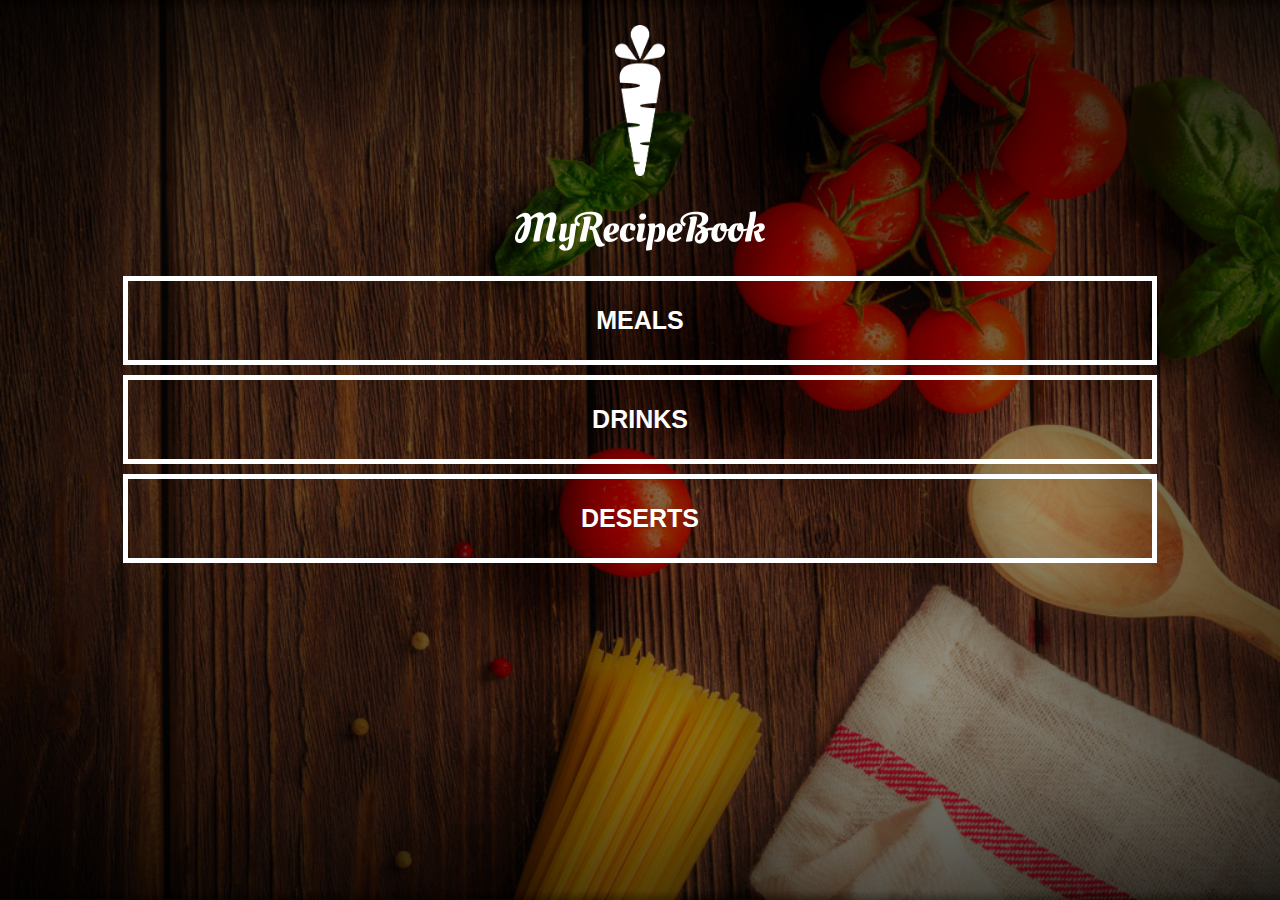
<file: index.html>
<!DOCTYPE html>
<html>
    <head>
        <title>My Recipe Book</title>
        <link rel="stylesheet" href="style.css">
    </head>
    
    <body class="body-home">
        <div id="home">
            <img src="images/logo-img.png" id="Home-logo-img">
            <img src="images/logo-text.png" id="Home-logo-text">
            <div class="home-menu">
                <a href="meals.html" class="home-menu-item">
                <p>Meals</p>
                </a>
                <a href="drinks.html" class="home-menu-item">
                <p>Drinks</p>
                </a>
                <a href="deserts.html" class="home-menu-item">
                <p>Deserts</p>
                </a>
            </div>
        </div>
    </body>
</html>
</file>
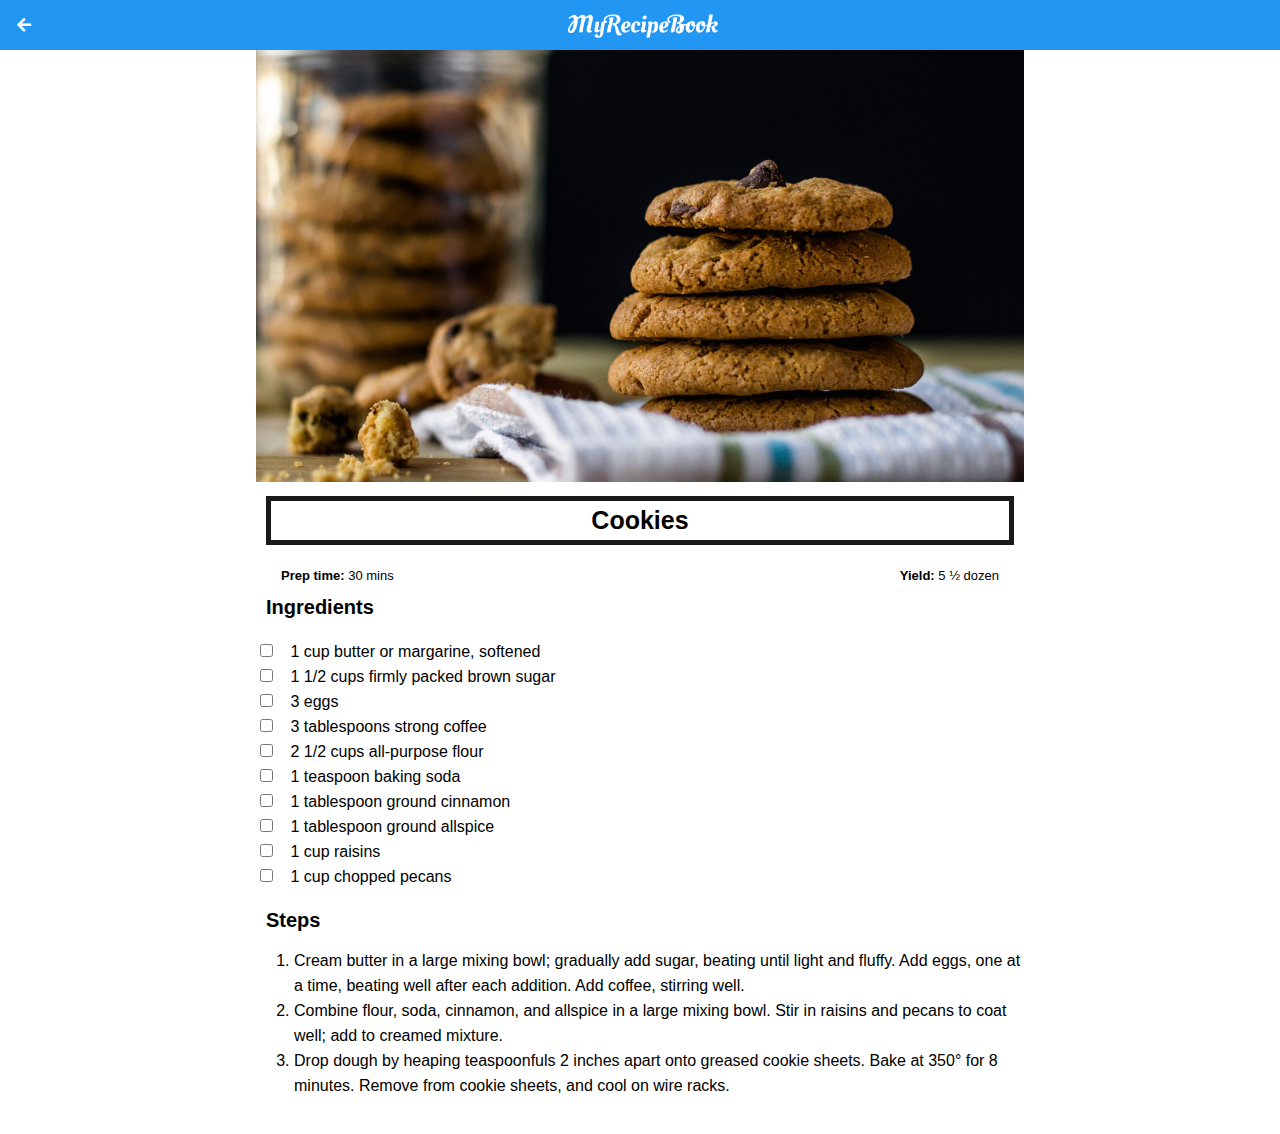
<file: cookies.html>
<!DOCTYPE html>
<html>
    <head>
        <title>My Recipe Book | Deserts | Cookies</title>
        <link rel="stylesheet" href="style.css">
        <link rel="stylesheet" href="fontAwesome/css/all.css">
    </head>
    
    <body class="body-recipes">
        
        <div class="header">
        <a href="index.html">
            <i class="fas fa-arrow-left"></i>
            </a>
            <img src="images/logo-text.png">
        </div>
        <div id="recipe">
            <div class="recipe-details">
            <img src="images/cookies.png">
                <h1>Cookies</h1>
                <div class="recipe-details-info">
                    <p><b>Prep time:</b> 30 mins</p>
                    <p style="float: right;"><b>Yield:</b> 5 ½ dozen</p>  
                </div>
                
                <div class="recipe-details-ingredients">
                    <h2>Ingredients</h2>
                    
                    <input id="check-01" type="checkbox">
                    <label for="check-01">1 cup butter or margarine, softened</label>
                    <br/>
                    <input id="check-02" type="checkbox">
                    <label for="check-02">1 1/2 cups firmly packed brown sugar</label>
                    <br>
                    <input id="check-03" type="checkbox">
                    <label for="check-03">3 eggs</label>
                    <br>
                    <input id="check-04" type="checkbox">
                    <label for="check-04">3 tablespoons strong coffee</label>
                    <br/>
                    <input id="check-05" type="checkbox">
                    <label for="check-05">2 1/2 cups all-purpose flour</label>
                    <br/>
                    <input id="check-06" type="checkbox">
                    <label for="check-06">1 teaspoon baking soda</label>
                    <br/>
                    <input id="check-07" type="checkbox">
                    <label for="check-07">1 tablespoon ground cinnamon</label>
                    <br/>
                    <input id="check-08" type="checkbox">
                    <label for="check-08">1 tablespoon ground allspice</label>
                    <br/>
                    <input id="check-09" type="checkbox">
                    <label for="check-09">1 cup raisins</label>
                    <br/>
                    <input id="check-10" type="checkbox">
                    <label for="check-10">1 cup chopped pecans</label>
                </div>
                
                <div class="recipe-details-steps">
                <h2>Steps</h2>
                    
                <ol>
                    <li>Cream butter in a large mixing bowl; gradually add sugar, beating until light and fluffy. Add eggs, one at a time, beating well after each addition. Add coffee, stirring well.</li>
                    <li>Combine flour, soda, cinnamon, and allspice in a large mixing bowl. Stir in raisins and pecans to coat well; add to creamed mixture.</li>
                    <li>Drop dough by heaping teaspoonfuls 2 inches apart onto greased cookie sheets. Bake at 350° for 8 minutes. Remove from cookie sheets, and cool on wire racks.</li>
                    </ol>
                </div>
                     
            </div>
        </div>
    </body>
</html>
</file>
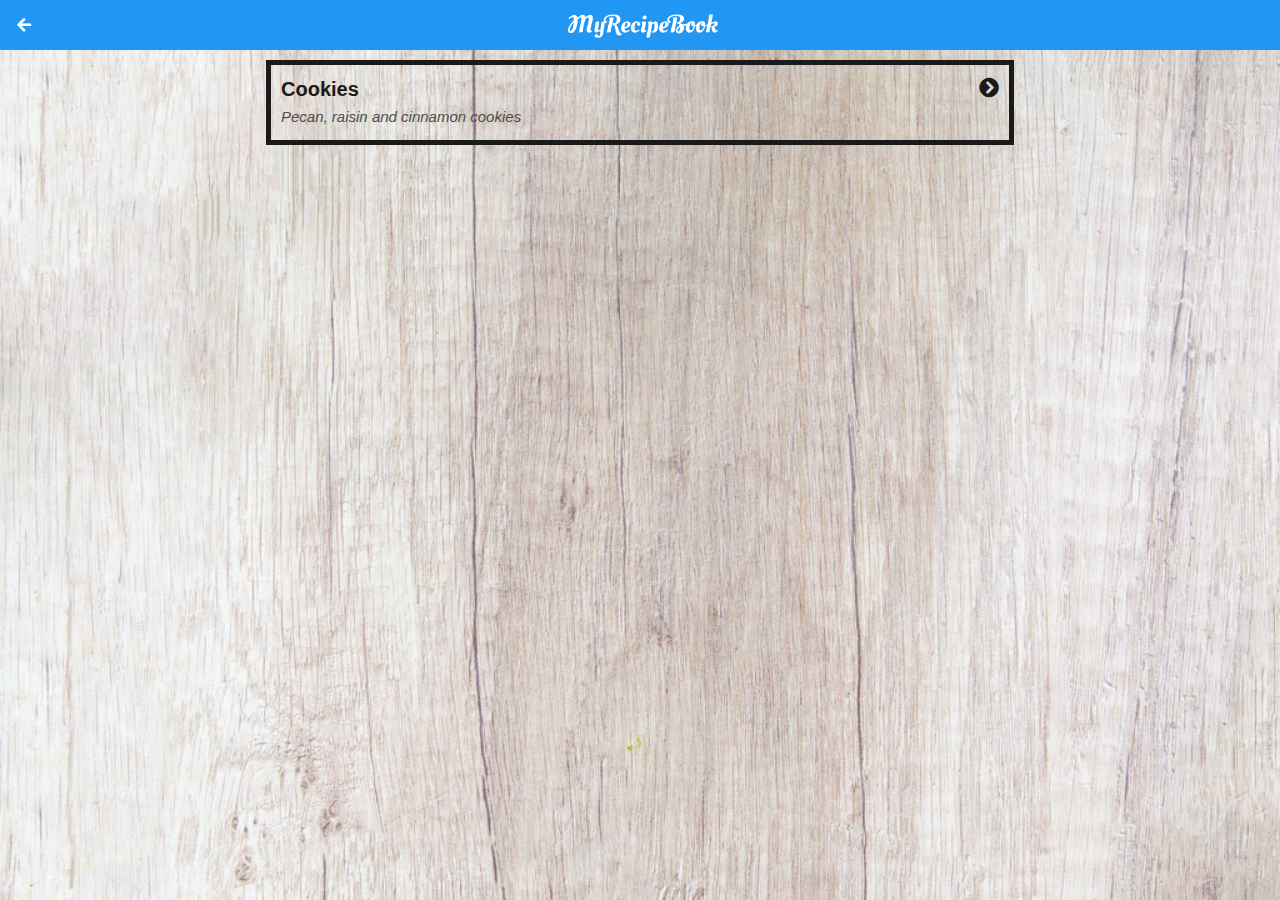
<file: deserts.html>
<!DOCTYPE html>
<html>
    <head>
        <title>My Recipe Book | Deserts</title>
        <link rel="stylesheet" href="style.css">
        <link rel="stylesheet" href="fontAwesome/css/all.css">
    </head>
    
    <body class="body-meals">
        
        <div class="header">
        <a href="index.html">
            <i class="fas fa-arrow-left"></i>
            </a>
            <img src="images/logo-text.png">
        </div>
        <div id="meals">
            <div class="meals-list">
            <a href="cookies.html">
                <div class="meals-list-item">
                <h1>Cookies <i class="fas fa-chevron-circle-right"></i></h1>
                    <p>Pecan, raisin and cinnamon cookies</p>
                </div>
                </a>
            </div>  
        </div>
    </body>
</html>
</file>
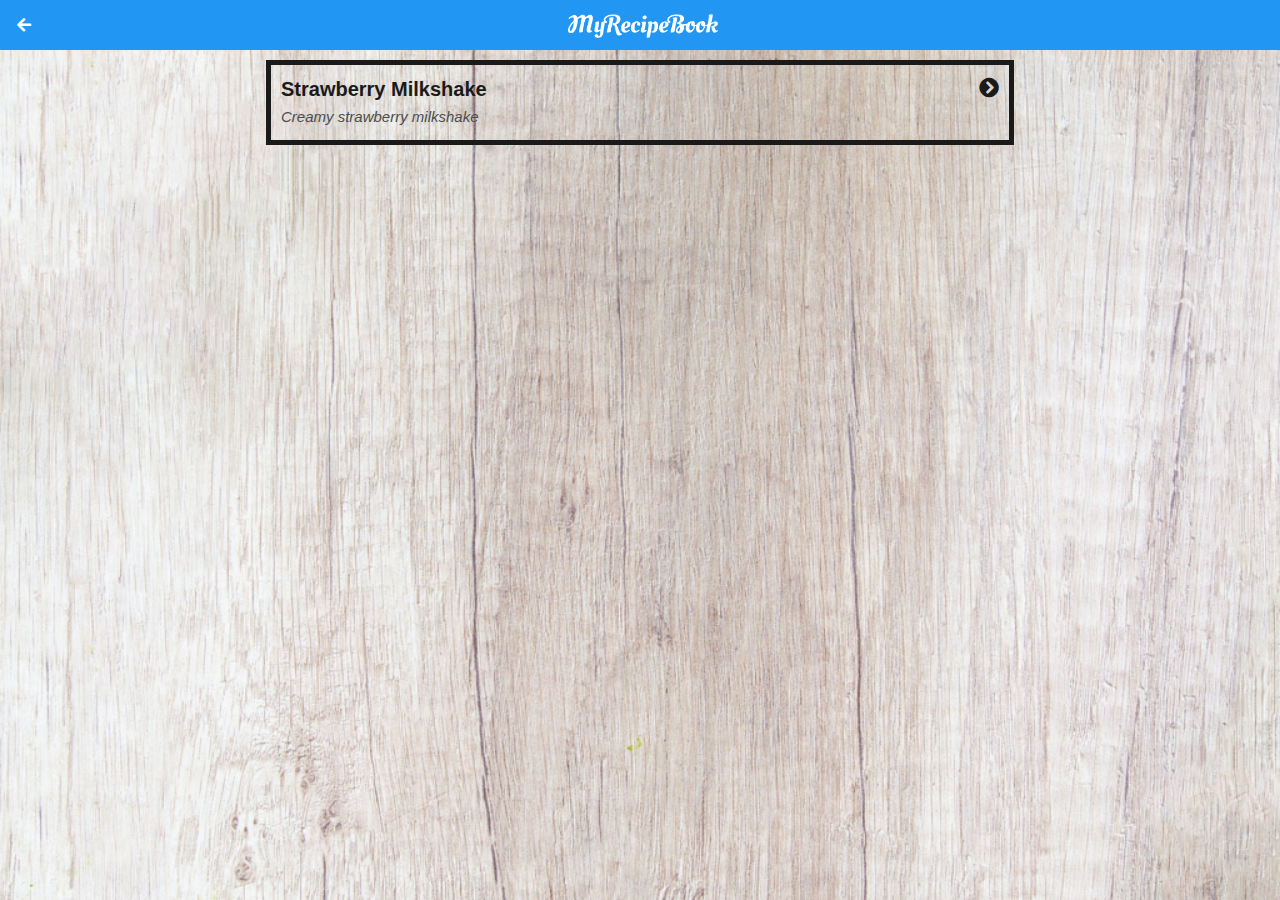
<file: drinks.html>
<!DOCTYPE html>
<html>
    <head>
        <title>My Recipe Book | Drinks</title>
        <link rel="stylesheet" href="style.css">
        <link rel="stylesheet" href="fontAwesome/css/all.css">
    </head>
    
    <body class="body-meals">
        
        <div class="header">
        <a href="index.html">
            <i class="fas fa-arrow-left"></i>
            </a>
            <img src="images/logo-text.png">
        </div>
        <div id="meals">
            <div class="meals-list">
            <a href="strawberry-milkshake.html">
                <div class="meals-list-item">
                <h1>Strawberry Milkshake <i class="fas fa-chevron-circle-right"></i></h1>
                    <p>Creamy strawberry milkshake</p>
                </div>
                </a>
            </div>  
        </div>
    </body>
</html>
</file>
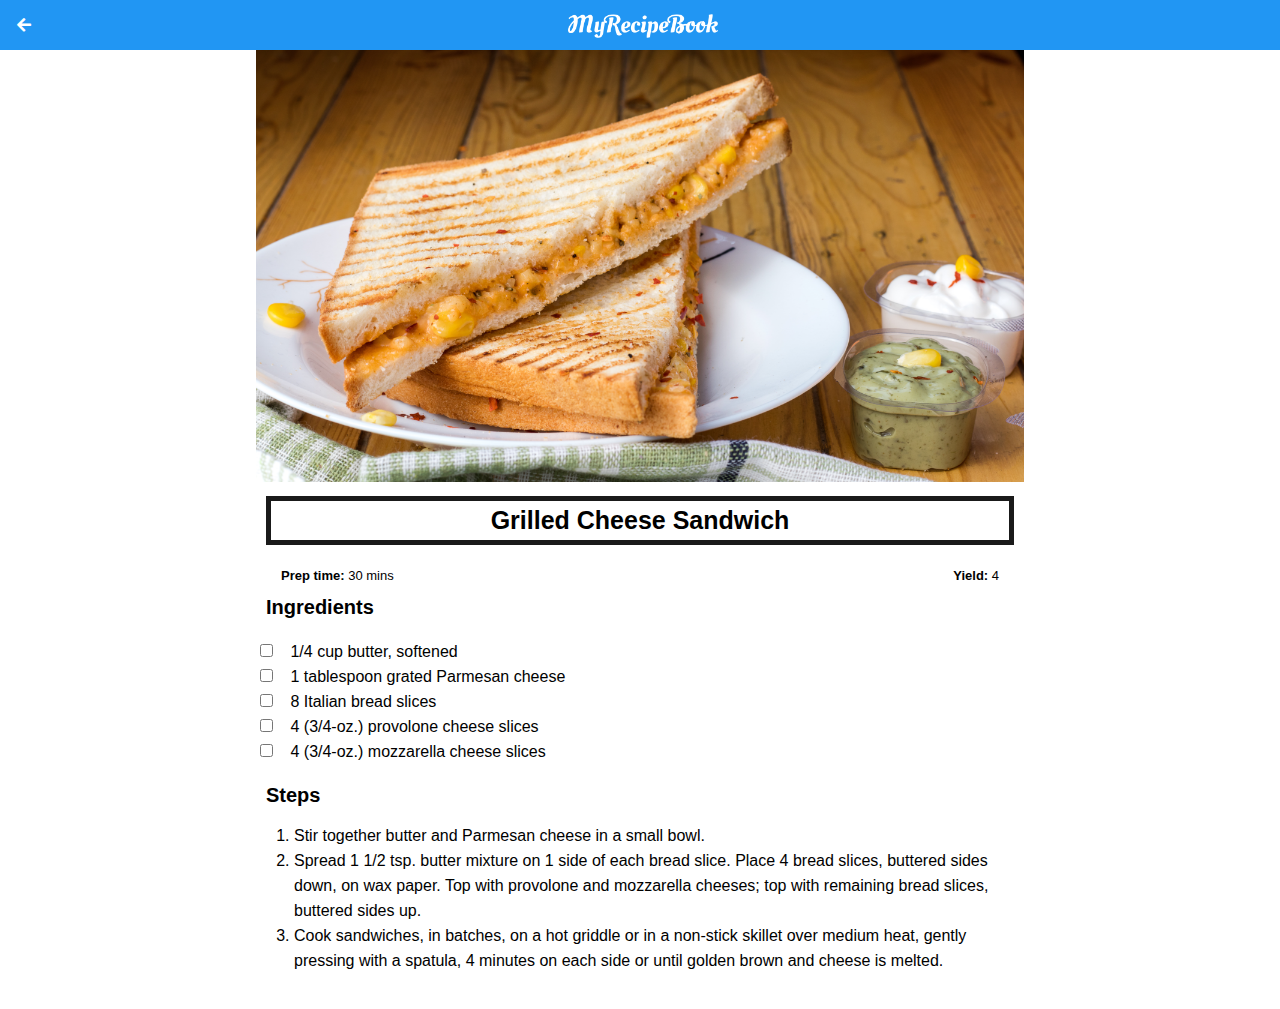
<file: grilled-cheese.html>
<!DOCTYPE html>
<html>
    <head>
        <title>My Recipe Book | Meals | Grilled Cheese</title>
        <link rel="stylesheet" href="style.css">
        <link rel="stylesheet" href="fontAwesome/css/all.css">
    </head>
    
    <body class="body-recipes">
        
        <div class="header">
        <a href="index.html">
            <i class="fas fa-arrow-left"></i>
            </a>
            <img src="images/logo-text.png">
        </div>
        <div id="recipe">
            <div class="recipe-details">
            <img src="images/grilledCheese.png">
                <h1>Grilled Cheese Sandwich</h1>
                <div class="recipe-details-info">
                    <p><b>Prep time:</b> 30 mins</p>
                    <p style="float: right"><b>Yield:</b> 4</p>  
                </div>
                
                <div class="recipe-details-ingredients">
                    <h2>Ingredients</h2>
                    
                    <input id="check-01" type="checkbox">
                    <label for="check-01">1/4 cup butter, softened</label>
                    <br/>
                    <input id="check-02" type="checkbox">
                    <label for="check-02">1 tablespoon grated Parmesan cheese</label>
                    <br>
                    <input id="check-03" type="checkbox">
                    <label for="check-03">8 Italian bread slices</label>
                    <br>
                    <input id="check-04" type="checkbox">
                    <label for="check-04">4 (3/4-oz.) provolone cheese slices</label>
                    <br/>
                    <input id="check-05" type="checkbox">
                    <label for="check-05">4 (3/4-oz.) mozzarella cheese slices</label>
                </div>
                
                <div class="recipe-details-steps">
                <h2>Steps</h2>
                    
                <ol>
                    <li>Stir together butter and Parmesan cheese in a small bowl.</li>
                    <li>Spread 1 1/2 tsp. butter mixture on 1 side of each bread slice. Place 4 bread slices, buttered sides down, on wax paper. Top with provolone and mozzarella cheeses; top with remaining bread slices, buttered sides up.</li>
                    <li>Cook sandwiches, in batches, on a hot griddle or in a non-stick skillet over medium heat, gently pressing with a spatula, 4 minutes on each side or until golden brown and cheese is melted.</li>
                    </ol>
                </div>
                     
            </div>
        </div>
    </body>
</html>
</file>
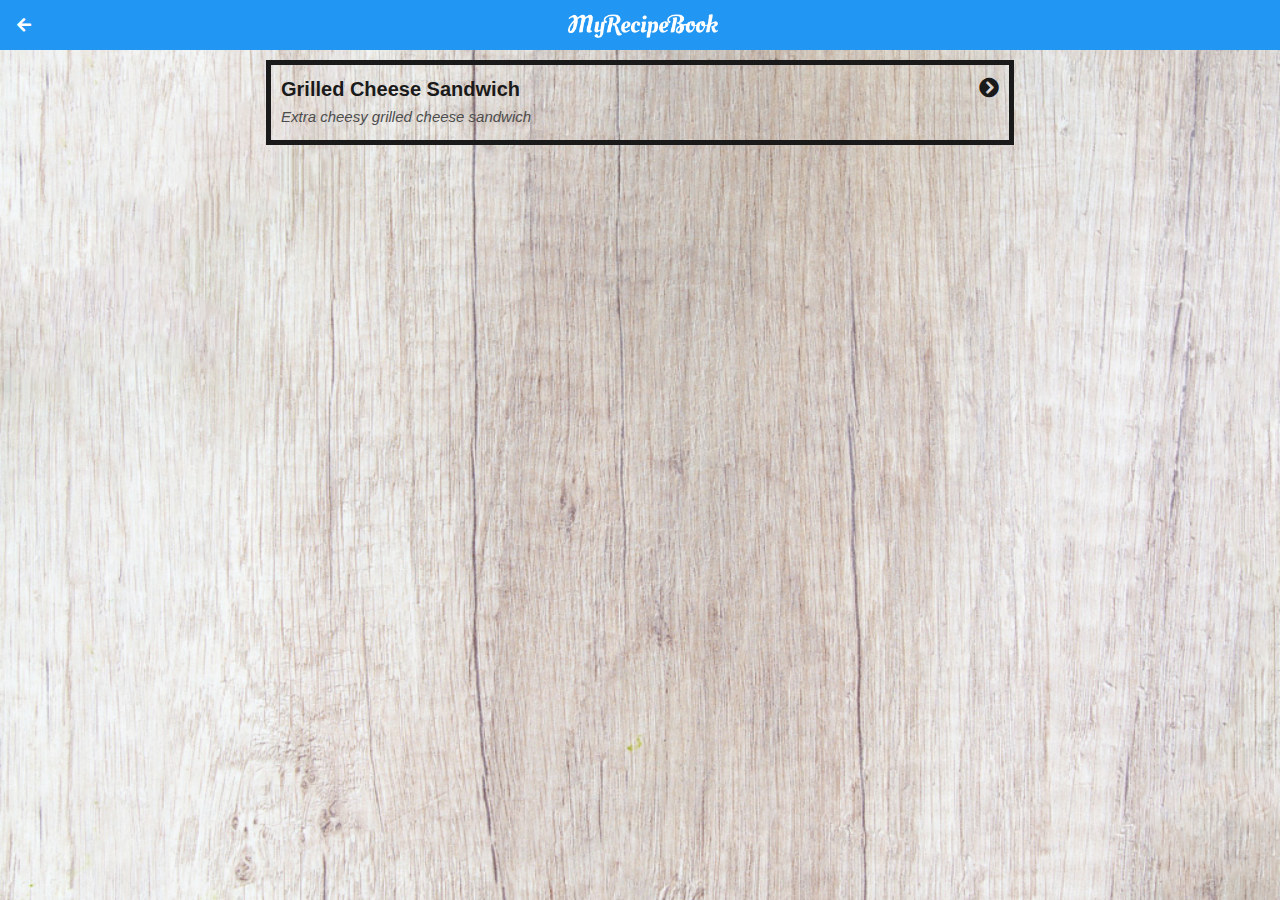
<file: meals.html>
<!DOCTYPE html>
<html>
    <head>
        <title>My Recipe Book | Meals</title>
        <link rel="stylesheet" href="style.css">
        <link rel="stylesheet" href="fontAwesome/css/all.css">
    </head>
    
    <body class="body-meals">
        
        <div class="header">
        <a href="index.html">
            <i class="fas fa-arrow-left"></i>
            </a>
            <img src="images/logo-text.png">
        </div>
        <div id="meals">
            <div class="meals-list">
            <a href="grilled-cheese.html">
                <div class="meals-list-item">
                <h1>Grilled Cheese Sandwich <i class="fas fa-chevron-circle-right"></i></h1>
                    <p>Extra cheesy grilled cheese sandwich</p>
                </div>
                </a>
            </div>  
        </div>
    </body>
</html>
</file>
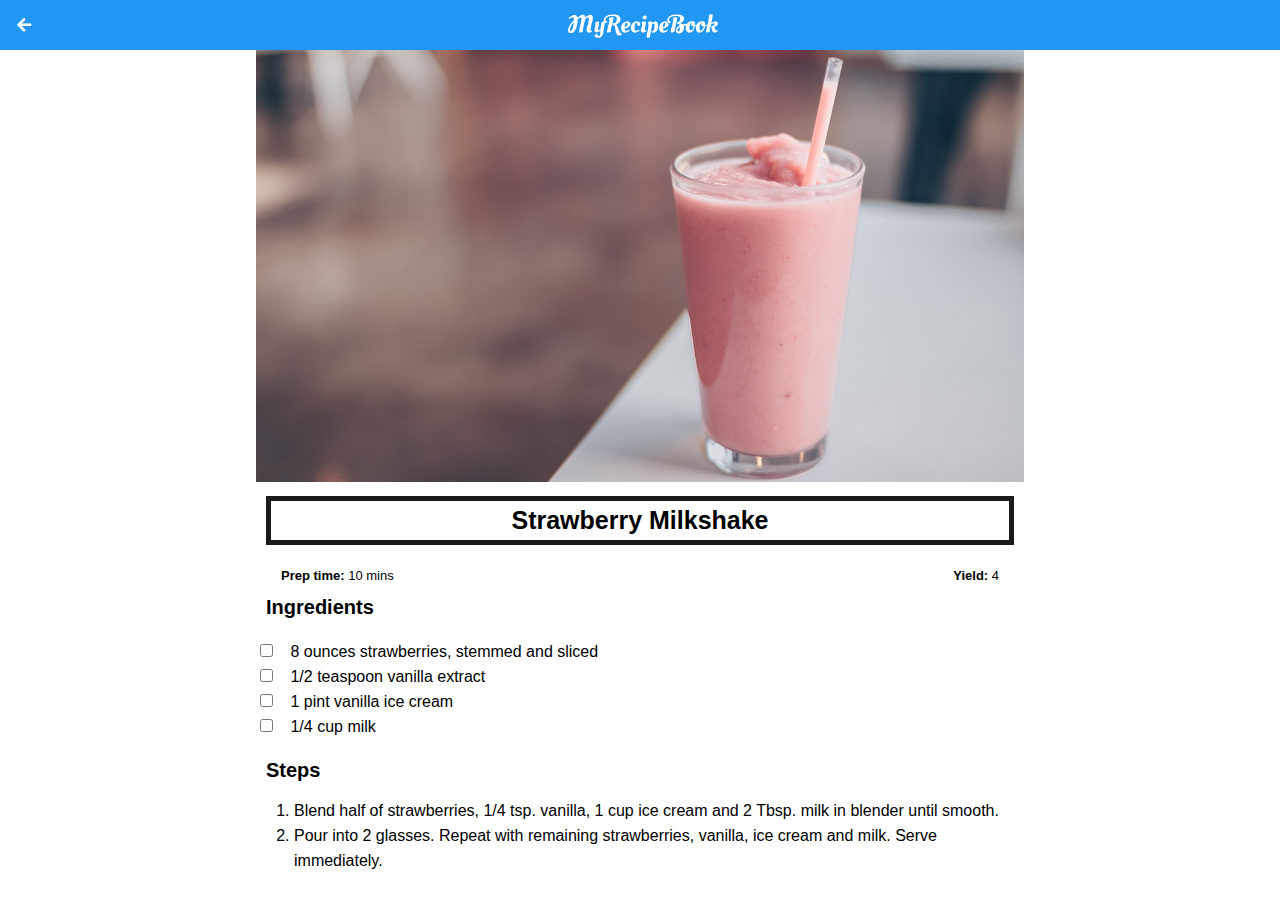
<file: strawberry-milkshake.html>
<!DOCTYPE html>
<html>
    <head>
        <title>My Recipe Book | Drinks | Strawberry Milkshake</title>
        <link rel="stylesheet" href="style.css">
        <link rel="stylesheet" href="fontAwesome/css/all.css">
    </head>
    
    <body class="body-recipes">
        
        <div class="header">
        <a href="index.html">
            <i class="fas fa-arrow-left"></i>
            </a>
            <img src="images/logo-text.png">
        </div>
        <div id="recipe">
            <div class="recipe-details">
            <img src="images/strawberryMilkshake.png">
                <h1>Strawberry Milkshake</h1>
                <div class="recipe-details-info">
                    <p><b>Prep time:</b> 10 mins</p>
                    <p style="float: right;"><b>Yield:</b> 4</p>  
                </div>
                
                <div class="recipe-details-ingredients">
                    <h2>Ingredients</h2>
                    
                    <input id="check-01" type="checkbox">
                    <label for="check-01">8 ounces strawberries, stemmed and sliced</label>
                    <br/>
                    <input id="check-02" type="checkbox">
                    <label for="check-02">1/2 teaspoon vanilla extract</label>
                    <br>
                    <input id="check-03" type="checkbox">
                    <label for="check-03">1 pint vanilla ice cream</label>
                    <br>
                    <input id="check-04" type="checkbox">
                    <label for="check-04">1/4 cup milk</label>
                </div>
                
                <div class="recipe-details-steps">
                <h2>Steps</h2>
                    
                <ol>
                    <li>Blend half of strawberries, 1/4 tsp. vanilla, 1 cup ice cream and 2 Tbsp. milk in blender until smooth.</li>
                    <li>Pour into 2 glasses. Repeat with remaining strawberries, vanilla, ice cream and milk. Serve immediately.</li>
                    </ol>
                </div>
                     
            </div>
        </div>
    </body>
</html>
</file>
<file: style.css>
html{
    height: 100%;
}

body{
    font-family: sans-serif;
    
    margin: 0;
    padding: 0;
    
    height: 100%;
}
.body-home{
    background-image: url('images/background-01-port.png');
    background-position: center;
    background-attachment: fixed;
    background-repeat: no-repeat;
    background-size: cover;
}

.body-meals{
    background-image: url('images/background-02-port.png');
    background-position: center;
    background-attachment: fixed;
    background-repeat: no-repeat;
    background-size: cover;
}

/*========== HEADER ==========*/

.header{
    background-color: #2196f3;
    
    width: 100%;
    height: 50px;
    top: 0;
    
    position: fixed;
    overflow: hidden;
    
    text-align: center;
}

.header i{
    float: left;
    padding: 17px 0px 0px 17px;
    color: white;    
}

.header img{
    width: 150px;
    padding-top: 14px;
    padding-right: 25px;
}
/*========== HOME PAGE ==========*/

#Home-logo-img{
    width: 50px;
    display: block;
    margin: auto;
    padding: 25px 10px 10px 10px;
}

#Home-logo-text{
    width: auto;
    display: block;
    margin: auto;
    padding: 25px;
}

/*---------- HOME PAGE MENU ---------*/

.home-menu-item{
    text-decoration: none;
    text-transform: uppercase;
    
    color: white;
    font-size: 25px;
    font-weight: bold;
    text-align: center;
    border: 5px solid white;
    
    display: block;
    margin: auto;
    margin-bottom: 10px;
    width: 80%;
}

/*========== MEALS PAGE ==========*/
#meals{
    padding-top: 50px;
}

/*---------- MEALS PAGE MENU ---------*/

.meals-list a{
   text-decoration: none;
}

.meals-list-item{
    border: 5px solid #1a1a1a;
    margin: 10px;
}

.meals-list-item h1{
    font-weight: bold;
    font-size: 20px;
    color: #1a1a1a;
    padding-left: 10px;
}

.meals-list-item i{
    float: right;
    color: #1a1a1a;
    padding-right: 10px;
}

.meals-list-item p{
    font-size: 15px;
    font-style: italic;
    color: #4d4d4d;
    margin-top: -7px;
    padding-left: 10px;
}

/*========== RECIPE PAGE ==========*/
#recipe{
    padding-top: 50px;
}

/*---------- RECIPE DETAILS ---------*/

.recipe-details img{
   width: 100%;
}

.recipe-details h1{
    font-size: 25px;
    text-align: center;
    border: 5px solid #1a1a1a;
    margin: 10px;
    padding: 5px;
}

.recipe-details h2{
    font-size: 20px;
    text-align: left;
    margin: 0;
    margin-left: 10px;
}

.recipe-details-info{
    margin-left: 25px;
    margin-right: 25px;
}

.recipe-details-info p{
    font-size: 13px;
    display: inline-block;
}

.recipe-details-ingredients h2{
    padding-bottom: 20px;
}

.recipe-details-ingredients label{
    line-height: 25px;
    margin-left: 10px;
}

.recipe-details-steps{
    padding-top: 20px;
    padding-bottom: 20px;
}

.recipe-details-steps ol{
    padding-left: 28px;
    line-height: 25px;
    margin-left: 10px;
}

/*========== ORDER PAGE ==========*/



/*========== RESPONSIVE LAYOUT ==========*/

@media only screen and (min-width:600px){
    #meals{
        width: 80%;
        margin: auto;
    }
   
    #recipe{
        width: 80%;
        margin: auto;
    }
}

@media only screen and (min-width:1000px){
    #meals{
        width: 60%;
        margin: auto;
    }
    
    #recipe{
        width: 60%;
        margin: auto;
    }
}

@media only screen and (min-width:1500px){
    #meals{
        width: 40%;
        margin: auto;
    }
    
    #recipe{
        width: 40%;
        margin: auto;
    }
}

@media only screen and (min-width:720px){
    .body-home{
        background-image: url(images/background-01-land.png);
    }
    
    .body-meals{
       background-image: url(images/background-02-land.png);
    }
}
</file>
